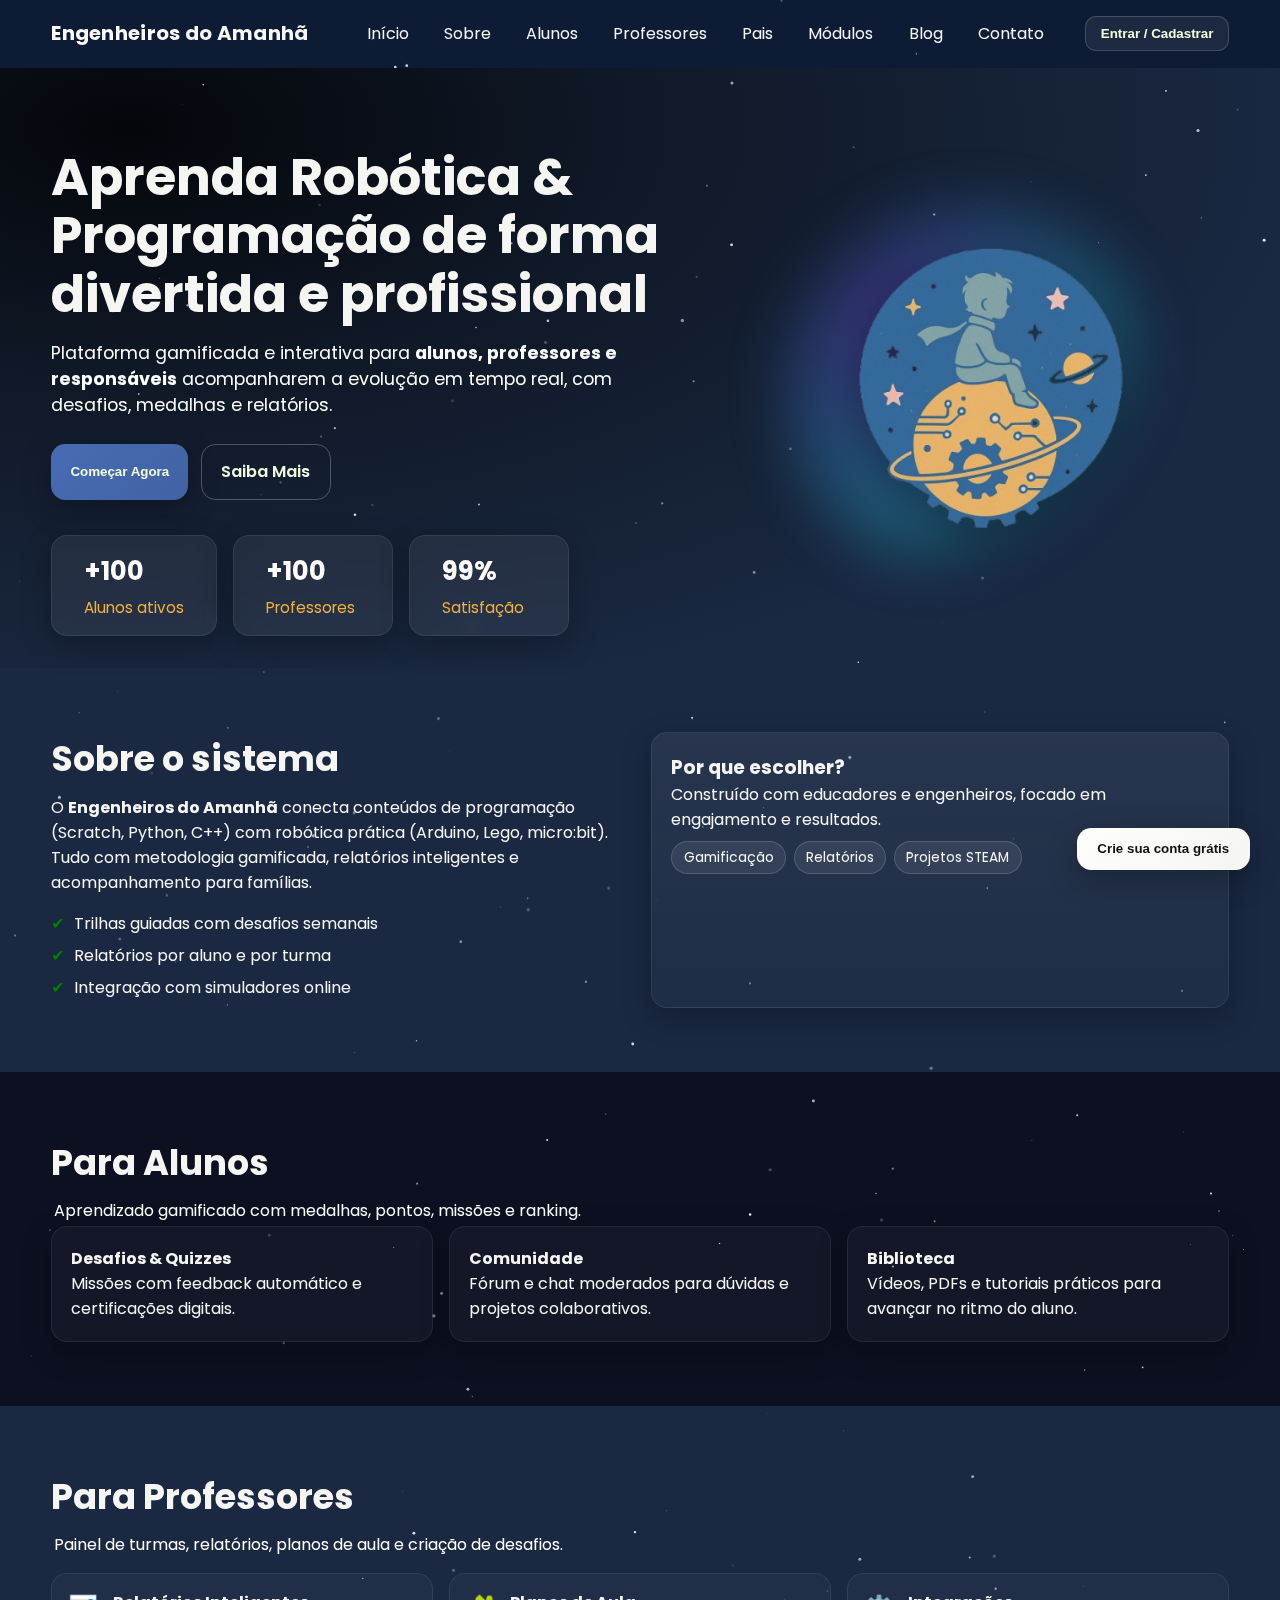
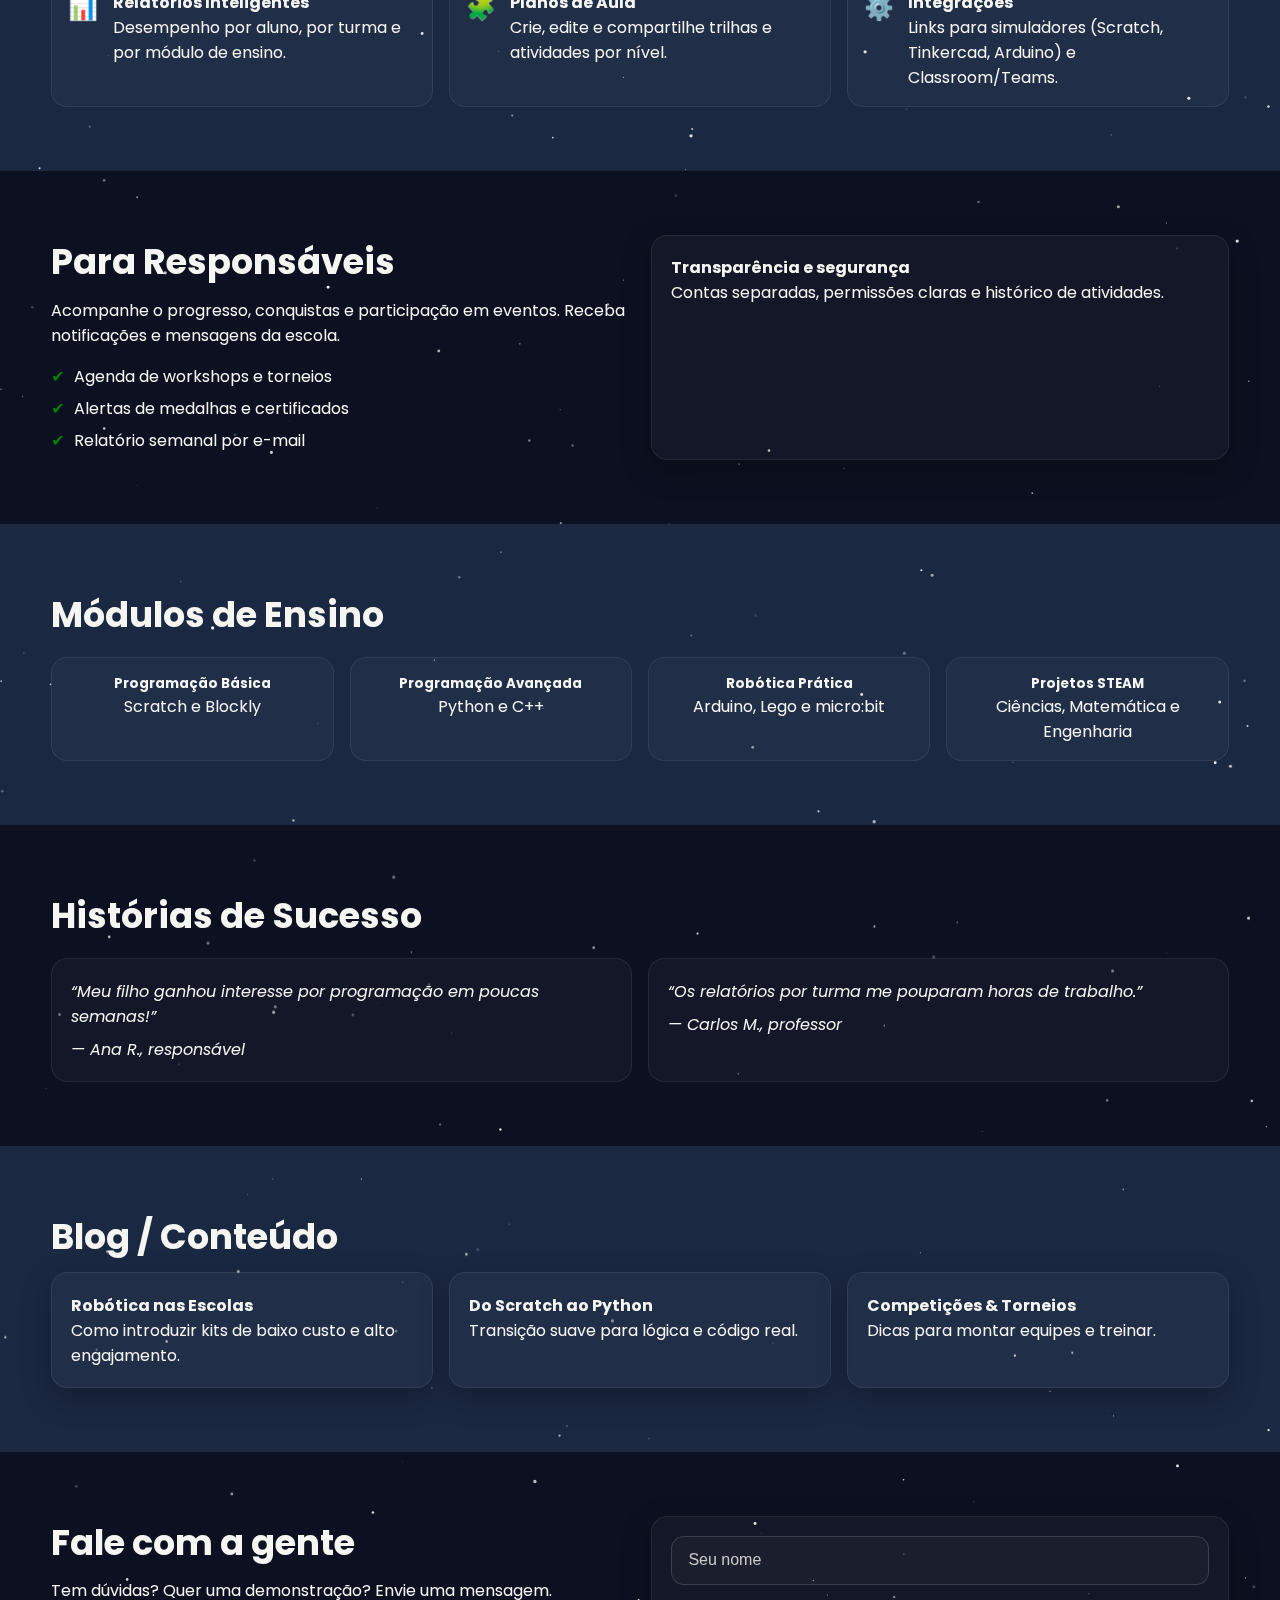
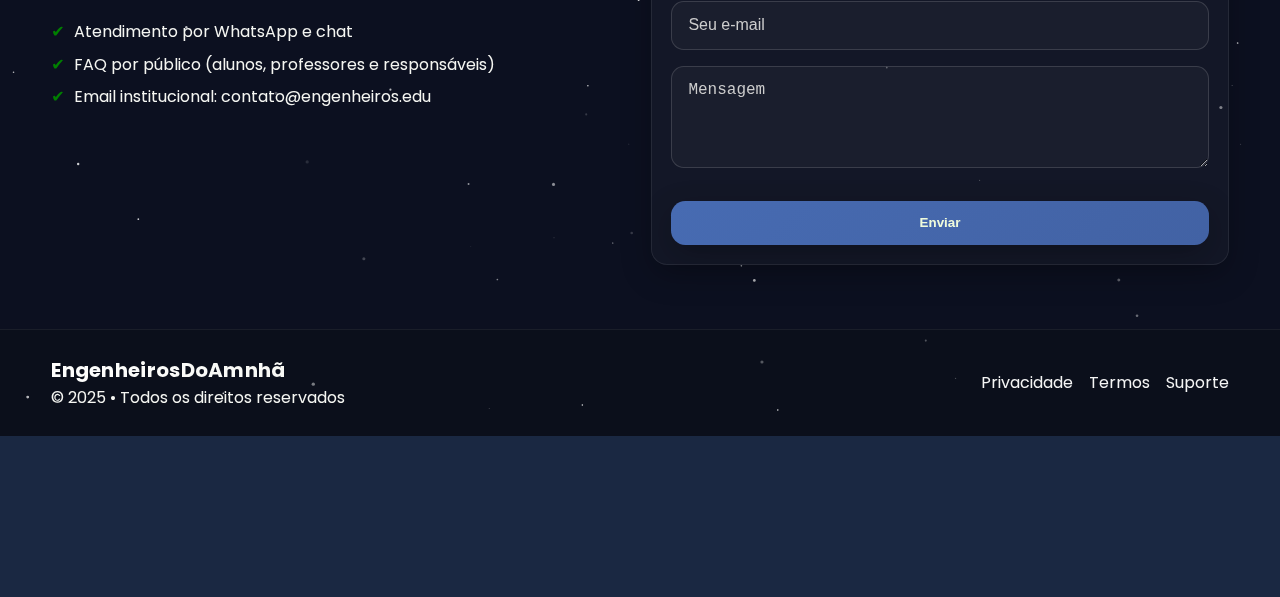
<file: index.html>
<!DOCTYPE html>
<html lang="pt-BR">

<head>
    <meta charset="UTF-8" />
    <meta name="viewport" content="width=device-width, initial-scale=1" />
    <title>Engenheiros do Amanhã – Robótica & Programação Gamificada</title>
    <link rel="preconnect" href="https://fonts.gstatic.com" crossorigin>
    <link href="https://fonts.googleapis.com/css2?family=Poppins:wght@400;600;700&display=swap" rel="stylesheet">
    <link rel="stylesheet" href="style.css" />
</head>

<body>
    <!-- Nav -->
    <header class="site-header">
        <div class="container nav-wrap">
            <div class="brand">Engenheiros do Amanhã</div>
            <nav class="nav">
                <a href="#home">Início</a>
                <a href="#sobre">Sobre</a>
                <a href="#alunos">Alunos</a>
                <a href="#professores">Professores</a>
                <a href="#pais">Pais</a>
                <a href="#modulos">Módulos</a>
                <a href="#blog">Blog</a>
                <a href="#contato">Contato</a>
            </nav>
            <button id="openLogin" class="btn btn-sm btn-light">Entrar / Cadastrar</button>
            <button class="nav-toggle" id="navToggle" aria-label="Abrir menu">☰</button>
        </div>
    </header>

    <!-- Incio -->
    <section id="home" class="hero">
        <div class="container hero-grid">
            <div class="hero-content">
                <h1>Aprenda <span>Robótica & Programação</span> de forma divertida e profissional</h1>
                <p>Plataforma gamificada e interativa para <b>alunos, professores e responsáveis</b> acompanharem a
                    evolução em tempo real, com desafios, medalhas e relatórios.</p>

                <div class="hero-actions">
                    <button class="btn btn-primary" id="ctaComecar">Começar Agora</button>
                    <a href="#sobre" class="btn btn-ghost">Saiba Mais</a>
                </div>

                <div class="hero-stats">
                    <div class="stat-card">
                        <h3>+100</h3>
                        <p>Alunos ativos</p>
                    </div>
                    <div class="stat-card">
                        <h3>+100</h3>
                        <p>Professores</p>
                    </div>
                    <div class="stat-card">
                        <h3>99%</h3>
                        <p>Satisfação</p>
                    </div>
                </div>
            </div>

            <div class="hero-visual">
                <div class="orb "></div>
                <img class="logo" src="logo1.png" alt="Logo Engenheiros" />
            </div>
        </div>
        <div class="floating-cta">
            <button class="btn btn-accent" id="floatingCta">Crie sua conta grátis</button>
        </div>
    </section>

    <!-- SOBRE -->
    <section id="sobre" class="section">
        <div class="container grid-2">
            <div>
                <h2>Sobre o sistema</h2>
                <p>O <b>Engenheiros do Amanhã</b> conecta conteúdos de programação (Scratch, Python, C++) com robótica prática
                    (Arduino, Lego, micro:bit). Tudo com metodologia gamificada, relatórios inteligentes e
                    acompanhamento para famílias.</p>
                <ul class="ticks">
                    <li>Trilhas guiadas com desafios semanais</li>
                    <li>Relatórios por aluno e por turma</li>
                    <li>Integração com simuladores online</li>
                </ul>
            </div>
            <div class="card highlight">
                <h3>Por que escolher?</h3>
                <p>Construído com educadores e engenheiros, focado em engajamento e resultados.</p>
                <div class="pill-row">
                    <span class="pill">Gamificação</span>
                    <span class="pill">Relatórios</span>
                    <span class="pill">Projetos STEAM</span>
                </div>
            </div>
        </div>
    </section>

    <!-- PARA ALUNOS -->
    <section id="alunos" class="section alt">
        <div class="container">
            <h2>Para Alunos</h2>
            <p class="section-sub">Aprendizado gamificado com medalhas, pontos, missões e ranking.</p>

            <div class="cards-grid">
                <div class="card">
                    <h4>Desafios & Quizzes</h4>
                    <p>Missões com feedback automático e certificações digitais.</p>
                </div>
                <div class="card">
                    <h4>Comunidade</h4>
                    <p>Fórum e chat moderados para dúvidas e projetos colaborativos.</p>
                </div>
                <div class="card">
                    <h4>Biblioteca</h4>
                    <p>Vídeos, PDFs e tutoriais práticos para avançar no ritmo do aluno.</p>
                </div>
            </div>
        </div>
    </section>

    <!-- PARA PROFESSORES -->
    <section id="professores" class="section">
        <div class="container">
            <h2>Para Professores</h2>
            <p class="section-sub">Painel de turmas, relatórios, planos de aula e criação de desafios.</p>

            <div class="feature-grid">
                <div class="feature">
                    <span class="feat-ico">📊</span>
                    <div>
                        <h4>Relatórios Inteligentes</h4>
                        <p>Desempenho por aluno, por turma e por módulo de ensino.</p>
                    </div>
                </div>
                <div class="feature">
                    <span class="feat-ico">🧩</span>
                    <div>
                        <h4>Planos de Aula</h4>
                        <p>Crie, edite e compartilhe trilhas e atividades por nível.</p>
                    </div>
                </div>
                <div class="feature">
                    <span class="feat-ico">⚙️</span>
                    <div>
                        <h4>Integrações</h4>
                        <p>Links para simuladores (Scratch, Tinkercad, Arduino) e Classroom/Teams.</p>
                    </div>
                </div>
            </div>
        </div>
    </section>

    <!-- PARA PAIS -->
    <section id="pais" class="section alt">
        <div class="container grid-2">
            <div>
                <h2>Para Responsáveis</h2>
                <p>Acompanhe o progresso, conquistas e participação em eventos. Receba notificações e mensagens da
                    escola.</p>
                <ul class="ticks">
                    <li>Agenda de workshops e torneios</li>
                    <li>Alertas de medalhas e certificados</li>
                    <li>Relatório semanal por e-mail</li>
                </ul>
            </div>
            <div class="card">
                <h4>Transparência e segurança</h4>
                <p>Contas separadas, permissões claras e histórico de atividades.</p>
            </div>
        </div>
    </section>

    <!-- MÓDULOS -->
    <section id="modulos" class="section">
        <div class="container">
            <h2>Módulos de Ensino</h2>
            <div class="modules">
                <div class="module">
                    <h5>Programação Básica</h5>
                    <p>Scratch e Blockly</p>
                </div>
                <div class="module">
                    <h5>Programação Avançada</h5>
                    <p>Python e C++</p>
                </div>
                <div class="module">
                    <h5>Robótica Prática</h5>
                    <p>Arduino, Lego e micro:bit</p>
                </div>
                <div class="module">
                    <h5>Projetos STEAM</h5>
                    <p>Ciências, Matemática e Engenharia</p>
                </div>
            </div>
        </div>
    </section>

    <!-- DEPOIMENTOS -->
    <section class="section alt">
        <div class="container">
            <h2>Histórias de Sucesso</h2>
            <div class="testimonials">
                <blockquote>
                    “Meu filho ganhou interesse por programação em poucas semanas!”
                    <cite>— Ana R., responsável</cite>
                </blockquote>
                <blockquote>
                    “Os relatórios por turma me pouparam horas de trabalho.”
                    <cite>— Carlos M., professor</cite>
                </blockquote>
            </div>
        </div>
    </section>

    <!-- BLOG -->
    <section id="blog" class="section">
        <div class="container">
            <h2>Blog / Conteúdo</h2>
            <div class="cards-grid">
                <div class="card">
                    <h4>Robótica nas Escolas</h4>
                    <p>Como introduzir kits de baixo custo e alto engajamento.</p>
                </div>
                <div class="card">
                    <h4>Do Scratch ao Python</h4>
                    <p>Transição suave para lógica e código real.</p>
                </div>
                <div class="card">
                    <h4>Competições & Torneios</h4>
                    <p>Dicas para montar equipes e treinar.</p>
                </div>
            </div>
        </div>
    </section>

    <!-- CONTATO -->
    <section id="contato" class="section alt">
        <div class="container grid-2">
            <div>
                <h2>Fale com a gente</h2>
                <p>Tem dúvidas? Quer uma demonstração? Envie uma mensagem.</p>
                <ul class="ticks">
                    <li>Atendimento por WhatsApp e chat</li>
                    <li>FAQ por público (alunos, professores e responsáveis)</li>
                    <li>Email institucional: contato@engenheiros.edu</li>
                </ul>
            </div>
            <form class="card form">
                <div class="form-group">
                    <input type="text" placeholder="Seu nome" required />
                </div>
                <div class="form-group">
                    <input type="email" placeholder="Seu e-mail" required />
                </div>
                <div class="form-group">
                    <textarea rows="4" placeholder="Mensagem" required></textarea>
                </div>
                <button type="submit" class="btn btn-primary">Enviar</button>
            </form>
        </div>
    </section>

    <!-- Footer -->
    <footer class="site-footer">
        <div class="container footer-grid">
            <div>
                <div class="brand">EngenheirosDoAmnhã</div>
                <p>© 2025 • Todos os direitos reservados</p>
            </div>
            <div class="links">
                <a href="#privacidade">Privacidade</a>
                <a href="#termos">Termos</a>
                <a href="#suporte">Suporte</a>
            </div>
        </div>
    </footer>

    <!-- Modal Login/Cadastro -->
    <div id="loginModal" class="modal" aria-hidden="true">
        <div class="modal-content" role="dialog" aria-modal="true" aria-labelledby="modalTitle">
            <button class="close" id="btnFecharLogin" aria-label="Fechar">&times;</button>
            <h3 id="modalTitle">Acesse sua conta</h3>
            <form id="loginForm" class="auth-form">
                <input type="email" id="email" placeholder="Email" required />
                <input type="password" id="senha" placeholder="Senha" required />
                <label for="tipo" class="label">Tipo de usuário</label>
                <select id="tipo">
                    <option value="Aluno">Aluno</option>
                    <option value="Professor">Professor</option>
                    <option value="Pai">Pai</option>
                </select>

                <div class="auth-extra">
                    <label class="custom-checkbox">
                        <input type="checkbox" id="new-user" />
                        <span class="checkmark"></span>
                        Sou novo aqui
                    </label>
                    <a href="#" class="link-register">Cadastrar</a>
                </div>

                <button type="submit" class="btn btn-accent">Entrar</button>
                <p class="muted hint">Ao continuar você concorda com nossos termos e política.</p>
            </form>
        </div>
    </div>

    <canvas id="stars"></canvas>

    <script src="script.js"></script>
</body>

</html>
</file>
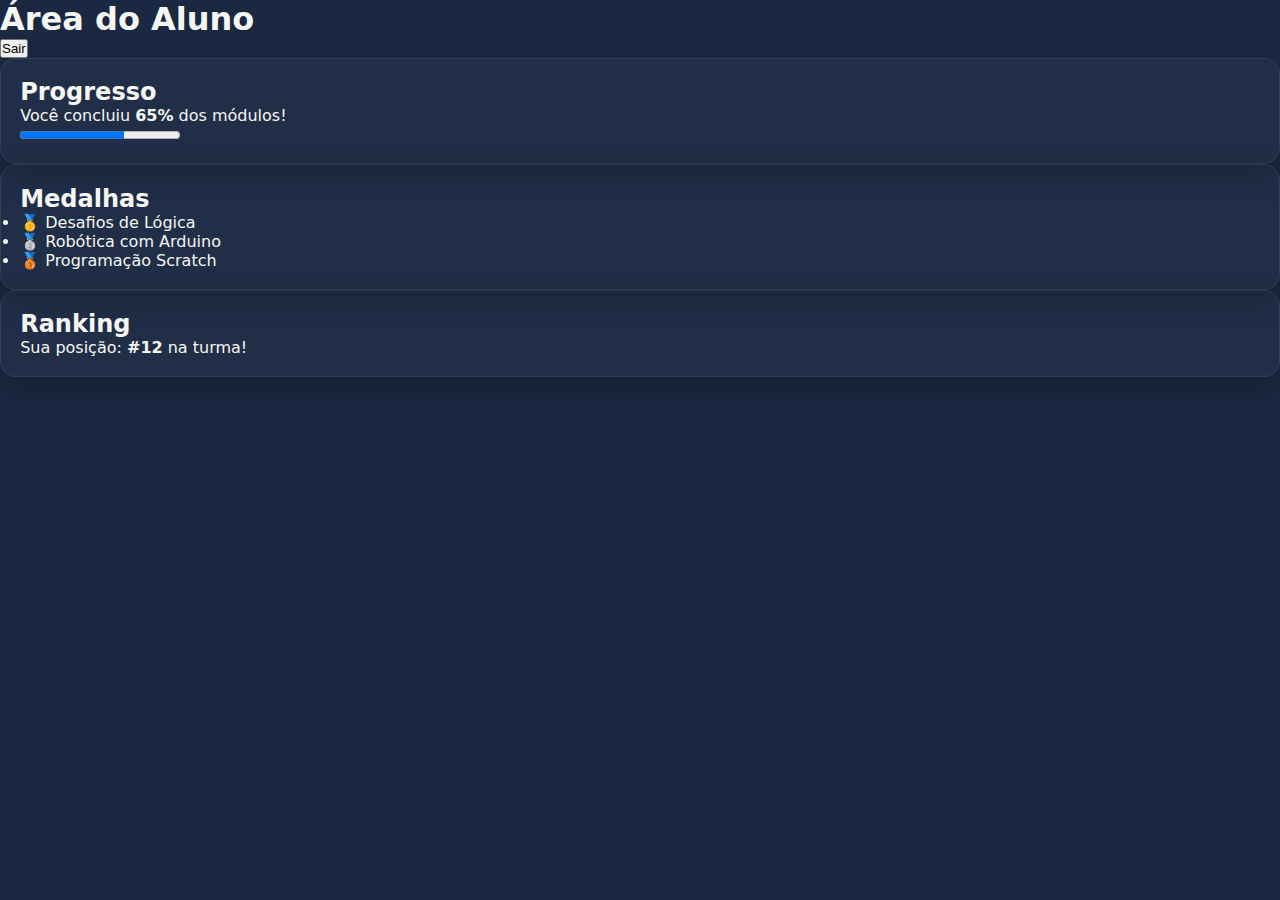
<file: dashboard-aluno.html>
<!DOCTYPE html>
<html lang="pt-br">
<head>
  <meta charset="UTF-8">
  <title>Dashboard do Aluno</title>
  <link rel="stylesheet" href="style.css">
</head>
<body class="dashboard aluno">
  <header>
    <h1>Área do Aluno</h1>
    <button onclick="logout()">Sair</button>
  </header>

  <main>
    <section class="card">
      <h2>Progresso</h2>
      <p>Você concluiu <strong>65%</strong> dos módulos!</p>
      <progress value="65" max="100"></progress>
    </section>

    <section class="card">
      <h2>Medalhas</h2>
      <ul>
        <li>🥇 Desafios de Lógica</li>
        <li>🥈 Robótica com Arduino</li>
        <li>🥉 Programação Scratch</li>
      </ul>
    </section>

    <section class="card">
      <h2>Ranking</h2>
      <p>Sua posição: <strong>#12</strong> na turma!</p>
    </section>
  </main>

  <script>
    function logout() {
      localStorage.removeItem("usuarioLogado");
      window.location.href = "index.html";
    }
  </script>
</body>
</html>
</file>
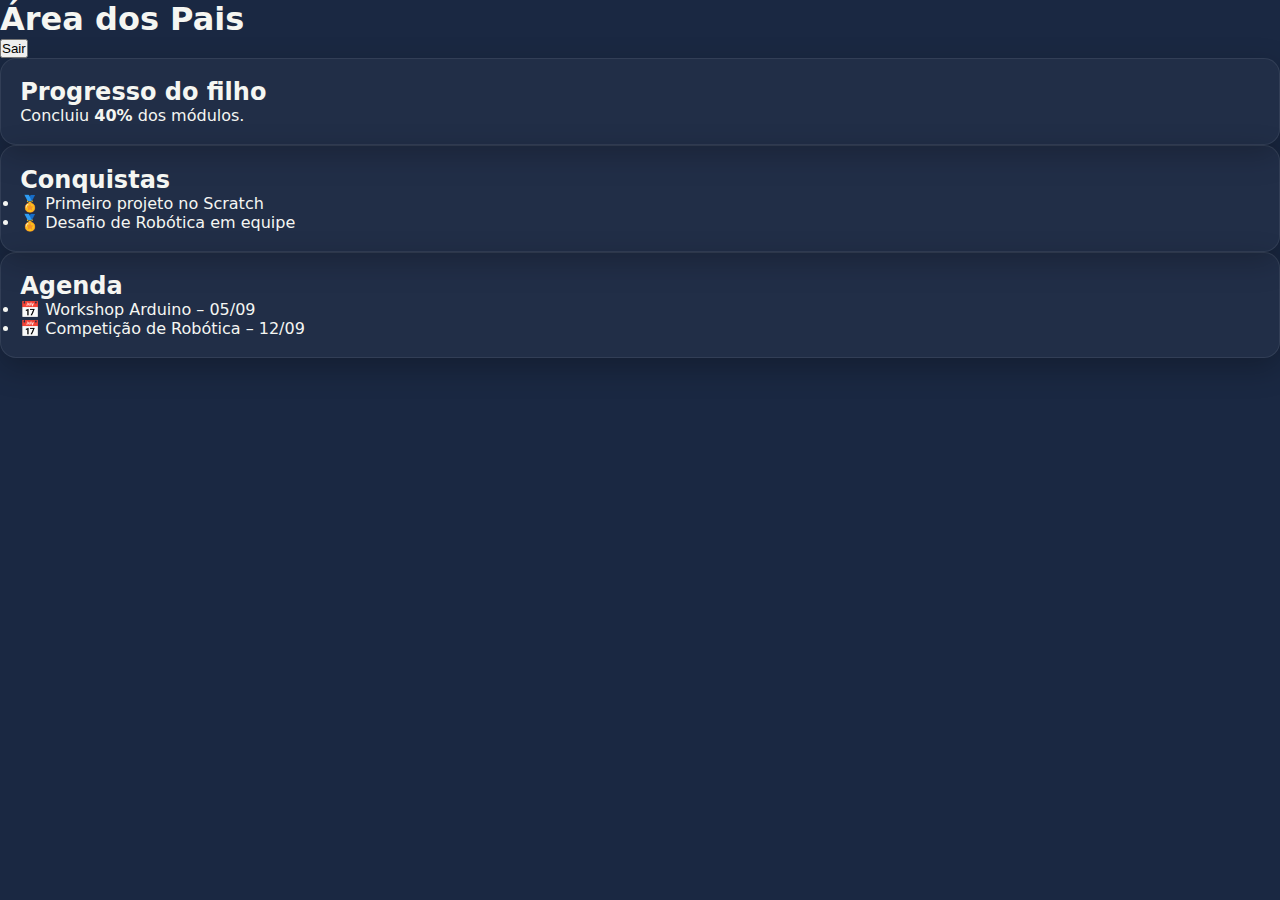
<file: dashboard-pais.html>
<!DOCTYPE html>
<html lang="pt-br">
<head>
  <meta charset="UTF-8">
  <title>Dashboard dos Pais</title>
  <link rel="stylesheet" href="style.css">
</head>
<body class="dashboard pais">
  <header>
    <h1>Área dos Pais</h1>
    <button onclick="logout()">Sair</button>
  </header>

  <main>
    <section class="card">
      <h2>Progresso do filho</h2>
      <p>Concluiu <strong>40%</strong> dos módulos.</p>
    </section>

    <section class="card">
      <h2>Conquistas</h2>
      <ul>
        <li>🏅 Primeiro projeto no Scratch</li>
        <li>🏅 Desafio de Robótica em equipe</li>
      </ul>
    </section>

    <section class="card">
      <h2>Agenda</h2>
      <ul>
        <li>📅 Workshop Arduino – 05/09</li>
        <li>📅 Competição de Robótica – 12/09</li>
      </ul>
    </section>
  </main>

  <script>
    function logout() {
      localStorage.removeItem("usuarioLogado");
      window.location.href = "index.html";
    }
  </script>
</body>
</html>
</file>
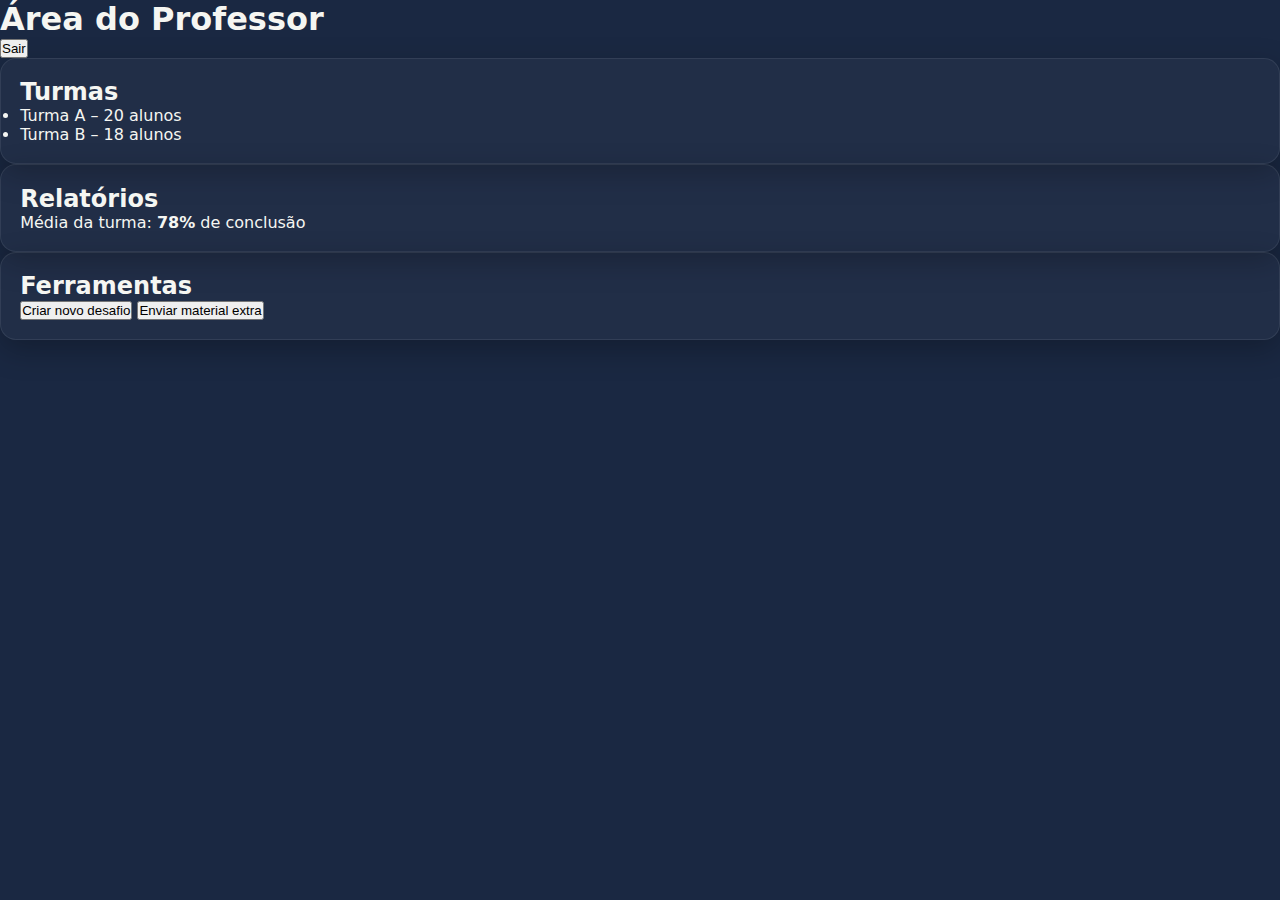
<file: dashboard-professor.html>
<!DOCTYPE html>
<html lang="pt-br">
<head>
  <meta charset="UTF-8">
  <title>Dashboard do Professor</title>
  <link rel="stylesheet" href="style.css">
</head>
<body class="dashboard professor">
  <header>
    <h1>Área do Professor</h1>
    <button onclick="logout()">Sair</button>
  </header>

  <main>
    <section class="card">
      <h2>Turmas</h2>
      <ul>
        <li>Turma A – 20 alunos</li>
        <li>Turma B – 18 alunos</li>
      </ul>
    </section>

    <section class="card">
      <h2>Relatórios</h2>
      <p>Média da turma: <strong>78%</strong> de conclusão</p>
    </section>

    <section class="card">
      <h2>Ferramentas</h2>
      <button>Criar novo desafio</button>
      <button>Enviar material extra</button>
    </section>
  </main>

  <script>
    function logout() {
      localStorage.removeItem("usuarioLogado");
      window.location.href = "index.html";
    }
  </script>
</body>
</html>
</file>
<file: style.css>
:root{
    --accent:#fefefd;
    --accent-2:#f5f6f2;
    --primary:#476bb2;
    --primary2:#4262a4;
    --shadow:0 10px 30px rgba(0,0,0,.25);
}
* {
  margin: 0;
  padding: 0;
  box-sizing: border-box;
}

html,
body {
    margin: 0;
    padding: 0;
    font-family: Poppins, system-ui, Segoe UI, Roboto, Arial, sans-serif;
    color: #f5f6f2;
    background: #1a2842;
}

img {
    max-width: 100%;
    display: block;
}


a {
    color: inherit;
    text-decoration: none;
}

.container {
    width: min(1200px, 92%);
    margin-inline: auto;
}
.site-header{
    position: sticky;
    top: 0;
    z-index: 50;
    background: #00000052;
    backdrop-filter: saturate(140%) blur(10px);
    border-bottom: 1px solid #04060a00;
}

.nav-wrap{
    display: flex;
    align-items: center;
    gap: 1rem;
    padding: .9rem 0;
}

.brand{
    font-weight: 700;
    letter-spacing: .3px;
    background: linear-gradient(90deg, var(--accent), var(--accent-2));
    -webkit-background-clip: text;
    background-clip: text;
    color: transparent;
    font-size: 1.25rem;
}
/* */
.nav{
    display: flex;
    gap: 1rem;
    margin-left: auto;
    margin-right: 1rem;
}

.nav a{
    padding: .4rem .6rem;
    border-radius: .6rem;
    color: #f5f6f2;
}

.nav a:hover{ 
    background: rgba(255, 15, 15, 0.06);
    color: #effbdb;
}

.nav-toggle{
    display: none;
    margin-left: .5rem;
    background: transparent;
    border: 0;
      color: #effbdb;
    font-size: 1.4rem;
}
/* */
.btn{
    border: 0;
    border-radius: .9rem;
    padding: .9rem 1.2rem;
    font-weight: 600;
    cursor: pointer;
    transition: .25s box-shadow,.25s transform,.25s background;
}

.btn-sm{
    padding: .55rem .9rem;
    border-radius: .7rem;
}

.btn-primary{
    background: linear-gradient(135deg, var(--primary), var(--primary2));
    color: #effbdb;
    box-shadow: var(--shadow);
}

.btn-primary:hover{
    transform: translateY(-2px);
}

.btn-accent{
    background: linear-gradient(135deg, var(--accent), var(--accent-2));
    color: #111;
    box-shadow: var(--shadow);
}

.btn-accent:hover{
    transform: translateY(-2px);
}

.btn-light{
    background:#ffffff10;
    color: #effbdb;
    border: 1px solid #ffffff2a;
}

.btn-light:hover{
    background:#ffffff1e
}

.btn-ghost{
    background: transparent;
    border: 1px solid #ffffff40;
    color: #effbdb;
}

.btn-ghost:hover{
    background: #ffffff15;
}
/* */
.hero{
     background: radial-gradient(1200px 600px at 10% 10%, #04060a  0%, #0F1826 40%, #1a2842  100%),linear-gradient(135deg, #2a2f55, #0e1220);
     padding: 5rem 0 4rem;
     position: relative;
     overflow: hidden;
     padding-bottom: 2rem;
}

.hero-canvas{
    position: absolute;
    inset: 0;
    width: 100%;
    height: 100%;
    z-index: 0;
    pointer-events: none;
}

.hero .hero-content,
.hero .hero-visual {
  position: relative;
  z-index: 1;
}

.hero-grid{
    display: grid;
    grid-template-columns: 1.1fr .9fr;
    align-items: center;
    gap: 2rem;
}

.hero-content h1{
    font-size: clamp(2rem, 1.6rem + 2.2vw, 3.2rem);
    line-height: 1.15;
    margin: 0 0 1rem;
}

.hero-content h1 span{
    color: var(--accent-2);
}

.hero-content p{
    color: #fcfdfe;
    font-size: 1.1rem;
    max-width: 58ch;
}

.hero-actions{
    display: flex;
    gap: .8rem;
    margin: 1.6rem 0 2.2rem;
}

.hero-stats{
    display: flex;
    gap: 1rem;
    flex-wrap: wrap;
}

.stat-card{
    background: #ffffff10;
    border: 1px solid #ffffff14;
    border-radius: 1rem;
    backdrop-filter: blur(8px);
    min-width: 160px;
    box-shadow: var(--shadow);
    gap: 2rem;
    padding: 1rem 2rem;
}

.stat-card h3{
    margin: 0;
    font-size: 1.6rem;
    color: var(--accent);
}

.stat-card p{
    margin: .35rem 0 0;
    color: #F2B23A;
    font-size: .95rem;
}

.hero-visual{
    position: relative;
    min-height: 360px;
    display: flex;
    align-items: center;
    justify-content: center;
    z-index: 1;
}

.orb{
    position: absolute;
    inset: auto;
    width: 360px;
    height: 360px;
    border-radius: 50%;
    background: radial-gradient(circle at 30% 30%, #7c3aed, #22d3ee 60%, transparent 70%);
    filter: blur(32px);
    opacity: .35;
    animation: pulse 6s ease-in-out infinite;
}

.logo{
    max-width: 550  px;
    margin-left: 40px;
    filter: drop-shadow(0 14px 24px rgba(0,0,0,.35));
    animation: float 5s ease-in-out infinite;
}

.floating-cta{
    position: fixed;
    bottom: 30px;
    right: 30px;
    z-index: 1000;
    display: flex;
    justify-content: center;
}

.floating-cta .btn{
    padding: .85rem 1.3rem;
}


@keyframes float{0%{transform:translateY(0)}50%{transform:translateY(-10px)}100%{transform:translateY(0)}}
@keyframes pulse{0%,100%{transform:scale(1)}50%{transform:scale(1.07)}}


/* */

.section{
    padding: 4rem 0;
}

.section.alt{
    background: #0c1020;
}

.section h2{
    font-size: clamp(1.6rem, 1.2rem + 1.6vw,2.2rem);
    margin: 0 0 .6rem;
}

.section-sub{
    color: var(--accent);
    margin: .2rem;
}

.grid-2{
    display: grid;
    grid-template-columns: 1fr 1fr;
    gap: 1.4rem;
}

.cards-grid{
    display: grid;
    grid-template-columns: repeat(3,1fr);
    gap: 1rem;
}

.card{
    background: #ffffff08;
    border: 1px solid #ffffff14;
    border-radius: 1rem;
    padding: 1.2rem;
    box-shadow: var(--shadow);
}

.card.highlight{
    background: linear-gradient(180deg, #ffffff10, #ffffff06);
}

.pill-row{
    display: flex;
    gap: .5rem;
    flex-wrap: wrap;
    margin-top: .6rem;
}

.pill{
    background: #ffffff14;
    border: 1px solid #ffffff2a;
    border-radius: 990px;
    padding: .35rem .7rem;
    font-size: .86rem
}

.ticks{
    list-style: none;
    padding: 0;
    margin: 1rem 0 0;
}

.ticks li{
    position: relative;
    padding-left: 1.4rem;
    margin: .45rem 0;
}

.ticks li::before{
    content: "✔";
    position: absolute;
    left: 0;
    top: 0;
    color: green;
}

.feature-grid{
    display: grid;
    grid-template-columns: repeat(3,1fr);
    gap: 1rem;
    margin-top: 1rem;
}

.feature{
    display: flex;
    gap: .9rem;
    align-items: flex-start;
    background: #ffffff08;
    border: 1px solid #ffffff14;
    border-radius: 1rem;
    padding: 1rem;
}

.feat-ico{
    font-size: 1.5rem;
}

.modules{
    display: grid;
    grid-template-columns: repeat(4,1fr);
    gap: 1rem;
    margin-top: 1rem;
}

.module{
    background: #ffffff08;
    border: 1px solid #ffffff14;
    border-radius: 1rem;
    padding: 1rem;
    text-align: center;
}

.testimonials{
    display: grid;
    grid-template-columns: 1fr 1fr;
    gap: 1rem;
    margin-top: 1rem;
}

blockquote{
    background: #ffffff08;
    border: 1px solid #ffffff14;
    border-radius: 1rem;
    padding: 1.2rem;
    font-style: italic;
}

cite{
    display: block;
    margin-top: .5rem;
    color: whitesmoke;
}

/* */

 .form{
    display: flex;
    flex-direction: column;
    gap: 1rem;
 }

 .form-group input,
 .form-group textarea{
    width: 100%;
    padding: 0.9rem 1rem;
    border: 1px solid #ffffff25;
    border-radius: 0.8rem;
    background: #ffffff08;
    color: #fff;
    font-size: 1rem;
    transition: border 0.25s, box-shadow 0.25s;
 }

 .form-group input::placeholder,
 .form-group textarea::placeholder{
    color: #cccccc;
 }


.form-group input:focus,
.form-group textarea:focus{
    border-color: var(--primary);
    box-shadow: 0 0 0 2px rgba(71, 107, 178, 0.5);
    outline: none;
}

 .form button{
    margin-top: .6rem;
}

.label{
    display: block;
    margin-top: .6rem;
    margin-bottom: .2rem;
    color: var(--accent-2);
}

.check{
    display: flex;
    gap: .5rem;
    align-items: center;
    margin-top: .6rem
}

.muted{
    color: var(--accent);
    font-size: .9rem;
}

.hint{
    margin-top: .6rem;
}

/* */

.site-footer{
    border-top: 1px solid #ffffff10;
    background: #0b0f1b;
    margin-top: auto;
}

.footer-grid{
    display: flex;
    justify-content: space-between;
    align-items: center;
    gap: 1rem;
    padding: 1.6rem 0;
}

.links{
    display: flex;
    gap: 1rem;
}

.links a{
  color: whitesmoke;  
}

.links a:hover{
    color: var(--primary2);
}

/* */

.modal{
    position: fixed;
    inset: 0;
    display: none;
    place-items: center;
    background: #0009;
    z-index: 100;
}

.modal.open{
    display: grid;
}

.modal-content{
    width: min(420px, 92%);
    background: #0f1426;
    border: 1px solid #ffffff14;
    border-radius: 1rem;
    box-shadow: var(--shadow);
    padding: 1.4rem;
    position: relative;
}

.close{
    position: absolute;
    right: .6rem;
    top: .3rem;
    font-size: 1.8rem;
    background: transparent;
    border: 0;
    color: #fff;
    cursor: pointer;
    line-height: 1;
}

@media (max-width:980px){
    .nav{
        display: none;
    }

    .nav.open{
        display: flex;
        position: absolute;
        top: 62px;
        right: 4%;
        flex-direction: column;
        background: #0f1426;
        border: 1px solid #ffffff14;
        border-radius: .8rem;
        padding: .6rem;
        gap: .2rem;
    }

    .nav a{
        padding: .6rem .8rem;
    }

    .nav-toggle{
        display: block;
    }

    .hero-grid{
        grid-template-columns: 1fr;
    }

    .hero-visual{
        order: 1;
    }

    .cards-grid{
        grid-template-columns: 1fr;
    }

    .feature-grid{
        grid-template-columns: 1fr;
    }

    .grid-2{
        grid-template-columns: 1fr;
    }

    .modules{
        grid-template-columns: 1fr;
    }

    .testimonials{
        grid-template-columns: 1fr;
    }
}

.auth-form {
  display: flex;
  flex-direction: column;
  gap: 1rem;
  margin-top: 1rem;
}

.auth-form input,
.auth-form select {
  width: 100%;
  padding: 0.9rem 1rem;
  border: 1px solid #ffffff25;
  border-radius: 0.7rem;
  background: #ffffff08;
  color: #fff;
  font-size: 1rem;
  transition: border 0.25s, box-shadow 0.25s;
}

.auth-form input::placeholder {
  color: #fff;
}

.auth-form input:focus,
.auth-form select:focus {
  border-color: var(--primary);
  box-shadow: 0 0 0 2px rgba(71, 107, 178, 0.5);
  outline: none;
}

.auth-form label {
  font-size: 0.95rem;
  color: var(--accent-2);
  margin-bottom: -0.3rem;
}

.auth-form .check {
  margin-top: 0.5rem;
  font-size: 0.9rem;
  color: var(--accent);
}

.auth-form button {
  margin-top: 0.8rem;
  padding: 0.9rem;
  font-size: 1rem;
  border-radius: 0.8rem;
}

.auth-form .muted {
  font-size: 0.8rem;
  text-align: center;
  margin-top: 0.8rem;
  color: #F2B23A;
}

.auth-extra {
  display: flex;
  align-items: center;
  justify-content: space-between;
  margin: 0.5rem 0 0.8rem 0;
  font-size: 0.9rem;
  color: var(--accent);
}

.custom-checkbox {
  position: relative;
  padding-left: 28px;
  cursor: pointer;
  user-select: none;
  color: #F2B23A;
}

.custom-checkbox input {
  position: absolute;
  opacity: 0;
  cursor: pointer;
}

.custom-checkbox .checkmark {
  position: absolute;
  left: 0;
  top: 0;
  height: 18px;
  width: 18px;
  background-color: transparent;
  border: 2px solid var(--accent-2);
  border-radius: 4px;
  transition: all 0.3s ease;
}

.custom-checkbox input:checked ~ .checkmark {
  background-color: #F2B23A;
  border-color: #F2B23A;
}

.custom-checkbox .checkmark:after {
  content: "";
  position: absolute;
  display: none;
}

.custom-checkbox input:checked ~ .checkmark:after {
  display: block;
}

.custom-checkbox .checkmark:after {
  left: 5px;
  top: 1px;
  width: 4px;
  height: 9px;
  border: solid #fff;
  border-width: 0 2px 2px 0;
  transform: rotate(45deg);
}

.link-register {
  color: #F2B23A;
  font-weight: 500;
  text-decoration: none;
  transition: color 0.3s;
}

.link-register:hover {
  color: #fff;
}

/* =========================
   Estrelas por section
   ========================= */

.section, .hero, header.site-header, footer.site-footer {
  position: relative; /* cria um contexto para o canvas interno */
  overflow: visible;
}

/* garante que o conteúdo da section fique acima do canvas */
.section > .container,
.hero > .container,
header.site-header .nav-wrap,
footer.site-footer .footer-grid {
  position: relative;
  z-index: 2;
}

/* canvas de estrelas para cada seção */
.section-stars {
  position: absolute;
  inset: 0;                 /* top:0; right:0; bottom:0; left:0 */
  width: 100%;
  height: 100%;
  z-index: 1;               /* abaixo do conteúdo (z-index:2) e acima do background */
  pointer-events: none;     /* não bloqueia clique */
  mix-blend-mode: normal;   /* ajustar se quiser efeitos de mistura */
  opacity: 0.95;            /* ajuste de visibilidade */
}

/* Mantém o modal e outros elementos em topo se necessário */
.modal, .site-header {
  z-index: 60; /* já estava sticky mas garantimos topo sobre outros elementos */
}
</file>
